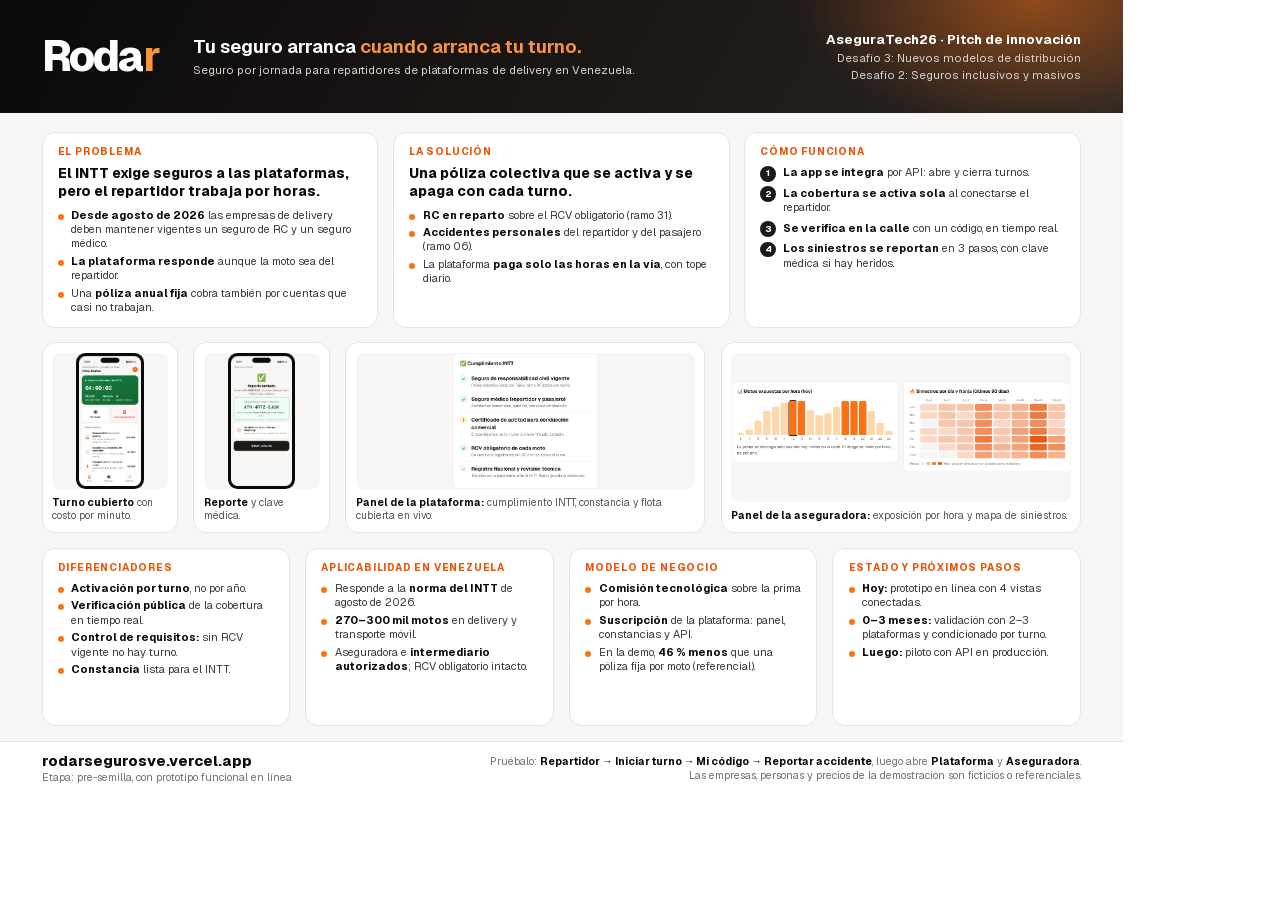
<file: postulacion/lamina.html>
<!DOCTYPE html>
<html lang="es">
<head>
<meta charset="utf-8">
<title>Rodar — Lámina resumen · AseguraTech26</title>
<style>
  @font-face { font-family: Geist; src: url(geist.woff2) format("woff2"); font-weight: 100 900; }
  @page { size: 297mm 210mm; margin: 0; }
  :root { --r50: #fff7ed; --r100: #ffedd5; --r200: #fed7aa; --r400: #fb923c; --r500: #f97316; --r600: #ea580c; --t950: #0c0a09; --t900: #1c1917; --t500: #78716c; --t200: #e7e5e4; }
  * { box-sizing: border-box; margin: 0; padding: 0; }
  html, body { width: 297mm; height: 210mm; }
  body { font-family: Geist, sans-serif; color: var(--t900); -webkit-print-color-adjust: exact; print-color-adjust: exact; font-size: 8.2pt; line-height: 1.32; }
  .hoja { width: 297mm; height: 210mm; display: grid; grid-template-rows: 30mm 1fr 14mm; overflow: hidden; background: #f7f6f4; }
  header { background: radial-gradient(90mm 50mm at 92% 0%, rgba(249,115,22,.5), transparent 70%), linear-gradient(120deg, #0c0a09 0%, #1c1917 60%, #292524 100%); color: #fff; display: flex; align-items: center; padding: 0 11mm; gap: 9mm; }
  .logo { font-size: 32pt; font-weight: 800; letter-spacing: -0.04em; line-height: 1; }
  .logo b { color: var(--r400); }
  .lema { font-size: 14pt; font-weight: 650; line-height: 1.2; }
  .lema span { color: var(--r400); }
  .lema small { display: block; margin-top: 1.5mm; font-size: 8.5pt; font-weight: 400; color: #d6d3d1; }
  .sello { margin-left: auto; text-align: right; font-size: 8.5pt; color: #d6d3d1; line-height: 1.5; }
  .sello b { color: #fff; font-size: 10pt; }
  main { padding: 5mm 11mm 4mm; display: grid; grid-template-columns: 1fr 1fr 1fr; grid-template-rows: auto auto 1fr; gap: 3.8mm; }
  .caja { background: #fff; border-radius: 3.5mm; padding: 3.2mm 4mm; border: 0.3mm solid var(--t200); }
  h2 { font-size: 7.5pt; font-weight: 750; letter-spacing: 0.08em; text-transform: uppercase; color: var(--r600); margin-bottom: 1.8mm; }
  .grande { font-size: 10.4pt; font-weight: 750; line-height: 1.25; color: var(--t950); margin-bottom: 2mm; }
  ul { list-style: none; }
  li { position: relative; padding-left: 3.6mm; margin-top: 0.8mm; color: #3f3a36; }
  li::before { content: ""; position: absolute; left: 0; top: 1.6mm; width: 1.6mm; height: 1.6mm; border-radius: 50%; background: var(--r500); }
  li b { color: var(--t950); }
  ol.pasos { list-style: none; counter-reset: p; }
  ol.pasos li { padding-left: 6mm; margin-top: 1.6mm; }
  ol.pasos li::before { counter-increment: p; content: counter(p); width: 4.2mm; height: 4.2mm; top: 0.1mm; background: var(--t900); color: #fff; font-size: 7pt; font-weight: 700; display: flex; align-items: center; justify-content: center; }
  .capturas { grid-column: 1 / 4; display: grid; grid-template-columns: 0.55fr 0.55fr 1.45fr 1.45fr; gap: 4mm; }
  .captura { background: #fff; border-radius: 3.5mm; border: 0.3mm solid var(--t200); padding: 2.5mm; display: flex; flex-direction: column; }
  .captura .img { flex: 1; border-radius: 2mm; overflow: hidden; background: #f7f6f4; height: 36mm; display: flex; align-items: center; justify-content: center; }
  .captura img { max-width: 100%; max-height: 36mm; display: block; }
  .captura img.tel { border-radius: 2.5mm; border: 0.8mm solid var(--t950); }
  .captura p { margin-top: 2mm; font-size: 7.6pt; color: #57534e; }
  .captura p b { color: var(--t950); }
  .fila3 { grid-column: 1 / 4; display: grid; grid-template-columns: repeat(4, 1fr); gap: 4mm; }
  footer { background: #fff; border-top: 0.3mm solid var(--t200); display: flex; align-items: center; gap: 6mm; padding: 0 11mm; font-size: 8pt; color: var(--t500); }
  footer .url { font-size: 11pt; font-weight: 750; color: var(--t950); }
  footer .demo { margin-left: auto; text-align: right; }
  footer b { color: var(--t950); }
</style>
</head>
<body>
<div class="hoja">
  <header>
    <div class="logo">Roda<b>r</b></div>
    <div class="lema">Tu seguro arranca <span>cuando arranca tu turno.</span>
      <small>Seguro por jornada para repartidores de plataformas de delivery en Venezuela.</small></div>
    <div class="sello"><b>AseguraTech26 · Pitch de innovación</b><br>Desafío 3: Nuevos modelos de distribución<br>Desafío 2: Seguros inclusivos y masivos</div>
  </header>
  <main>
    <div class="caja">
      <h2>El problema</h2>
      <div class="grande">El INTT exige seguros a las plataformas, pero el repartidor trabaja por horas.</div>
      <ul>
        <li><b>Desde agosto de 2026</b> las empresas de delivery deben mantener vigentes un seguro de RC y un seguro médico.</li>
        <li><b>La plataforma responde</b> aunque la moto sea del repartidor.</li>
        <li>Una <b>póliza anual fija</b> cobra también por cuentas que casi no trabajan.</li>
      </ul>
    </div>
    <div class="caja">
      <h2>La solución</h2>
      <div class="grande">Una póliza colectiva que se activa y se apaga con cada turno.</div>
      <ul>
        <li><b>RC en reparto</b> sobre el RCV obligatorio (ramo 31).</li>
        <li><b>Accidentes personales</b> del repartidor y del pasajero (ramo 06).</li>
        <li>La plataforma <b>paga solo las horas en la vía</b>, con tope diario.</li>
      </ul>
    </div>
    <div class="caja">
      <h2>Cómo funciona</h2>
      <ol class="pasos">
        <li><b>La app se integra</b> por API: abre y cierra turnos.</li>
        <li><b>La cobertura se activa sola</b> al conectarse el repartidor.</li>
        <li><b>Se verifica en la calle</b> con un código, en tiempo real.</li>
        <li><b>Los siniestros se reportan</b> en 3 pasos, con clave médica si hay heridos.</li>
      </ol>
    </div>
    <div class="capturas">
      <div class="captura"><div class="img"><img class="tel" src="img/tel-on.png"></div><p><b>Turno cubierto</b> con costo por minuto.</p></div>
      <div class="captura"><div class="img"><img class="tel" src="img/tel-enviado.png"></div><p><b>Reporte</b> y clave médica.</p></div>
      <div class="captura"><div class="img"><img src="img/plat-cumplimiento.png"></div><p><b>Panel de la plataforma:</b> cumplimiento INTT, constancia y flota cubierta en vivo.</p></div>
      <div class="captura"><div class="img"><img src="img/ase-graficos.png"></div><p><b>Panel de la aseguradora:</b> exposición por hora y mapa de siniestros.</p></div>
    </div>
    <div class="fila3">
      <div class="caja">
        <h2>Diferenciadores</h2>
        <ul>
          <li><b>Activación por turno</b>, no por año.</li>
          <li><b>Verificación pública</b> de la cobertura en tiempo real.</li>
          <li><b>Control de requisitos:</b> sin RCV vigente no hay turno.</li>
          <li><b>Constancia</b> lista para el INTT.</li>
        </ul>
      </div>
      <div class="caja">
        <h2>Aplicabilidad en Venezuela</h2>
        <ul>
          <li>Responde a la <b>norma del INTT</b> de agosto de 2026.</li>
          <li><b>270–300 mil motos</b> en delivery y transporte móvil.</li>
          <li>Aseguradora e <b>intermediario autorizados</b>; RCV obligatorio intacto.</li>
        </ul>
      </div>
      <div class="caja">
        <h2>Modelo de negocio</h2>
        <ul>
          <li><b>Comisión tecnológica</b> sobre la prima por hora.</li>
          <li><b>Suscripción</b> de la plataforma: panel, constancias y API.</li>
          <li>En la demo, <b>46 % menos</b> que una póliza fija por moto (referencial).</li>
        </ul>
      </div>
      <div class="caja">
        <h2>Estado y próximos pasos</h2>
        <ul>
          <li><b>Hoy:</b> prototipo en línea con 4 vistas conectadas.</li>
          <li><b>0–3 meses:</b> validación con 2–3 plataformas y condicionado por turno.</li>
          <li><b>Luego:</b> piloto con API en producción.</li>
        </ul>
      </div>
    </div>
  </main>
  <footer>
    <div><div class="url">rodarsegurosve.vercel.app</div>Etapa: pre-semilla, con prototipo funcional en línea</div>
    <div class="demo">Pruébalo: <b>Repartidor → Iniciar turno → Mi código → Reportar accidente</b>, luego abre <b>Plataforma</b> y <b>Aseguradora</b>.<br>Las empresas, personas y precios de la demostración son ficticios o referenciales.</div>
  </footer>
</div>
</body>
</html>
</file>
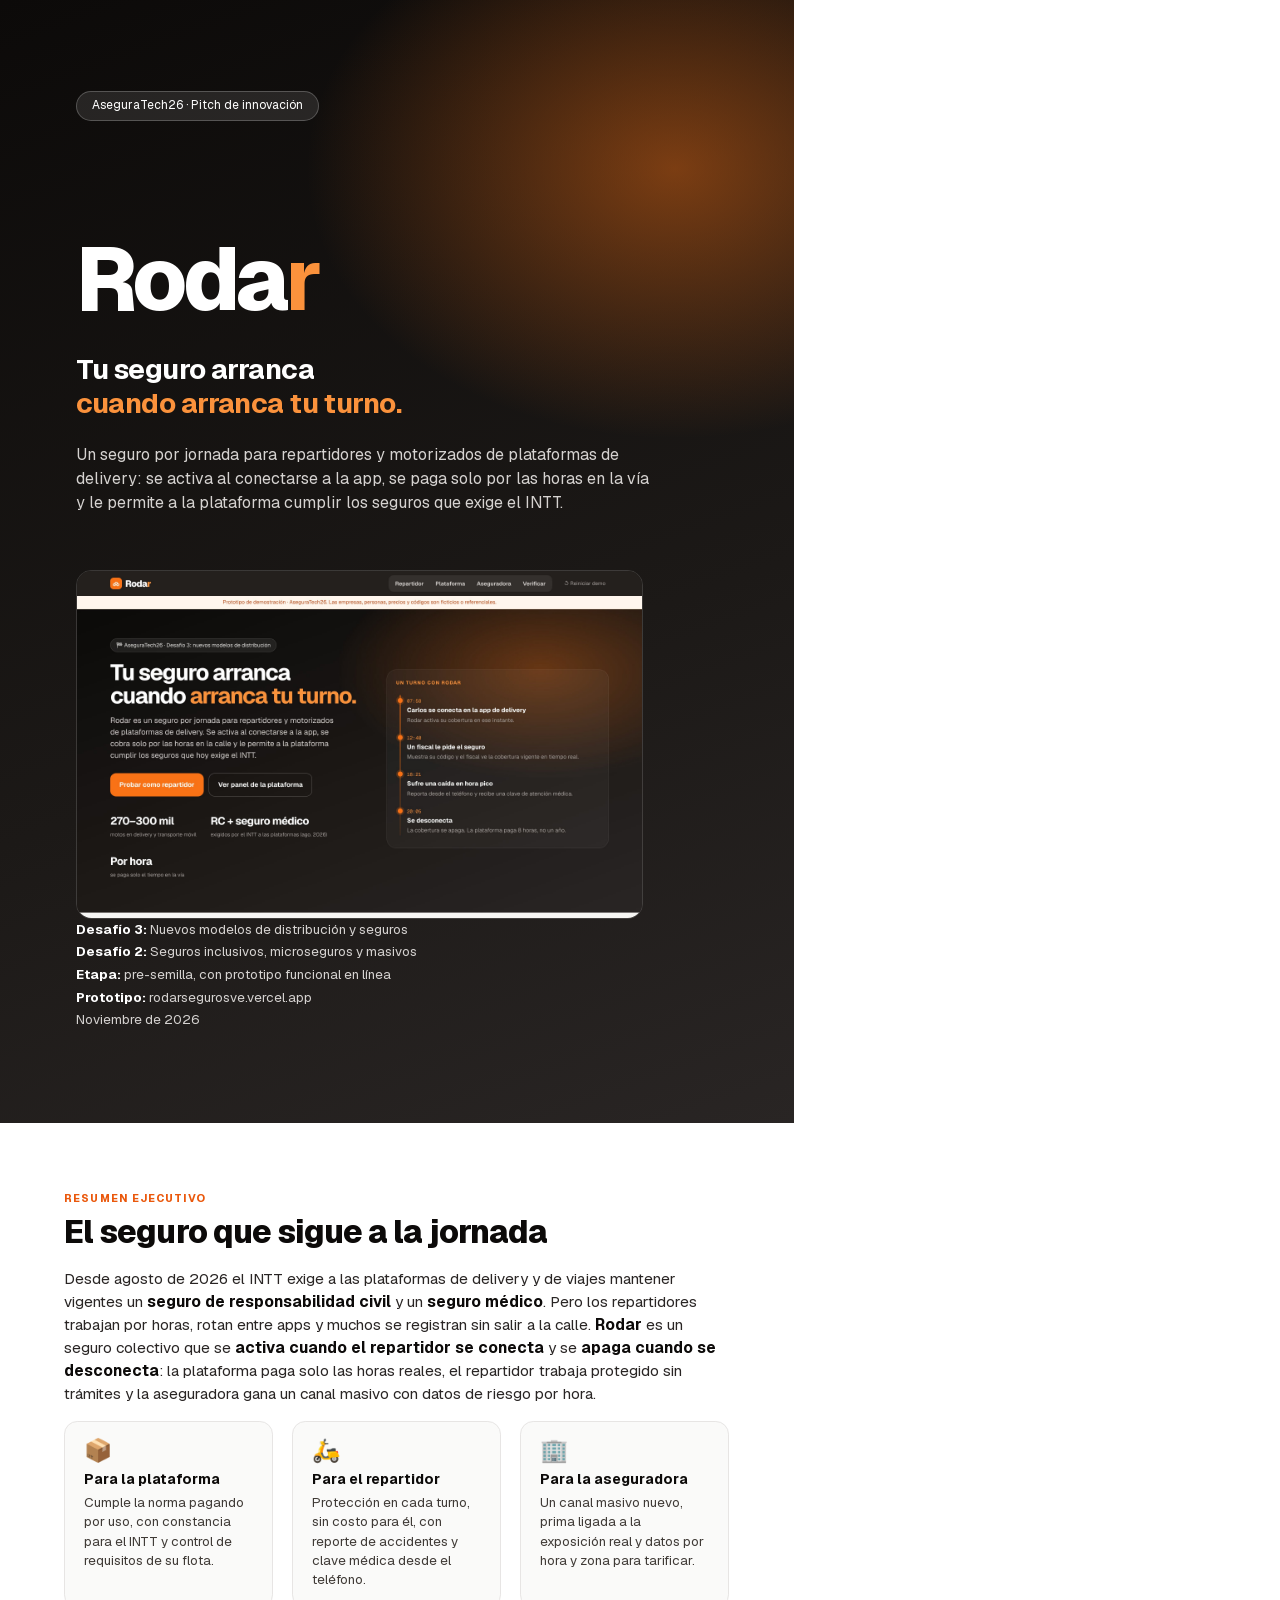
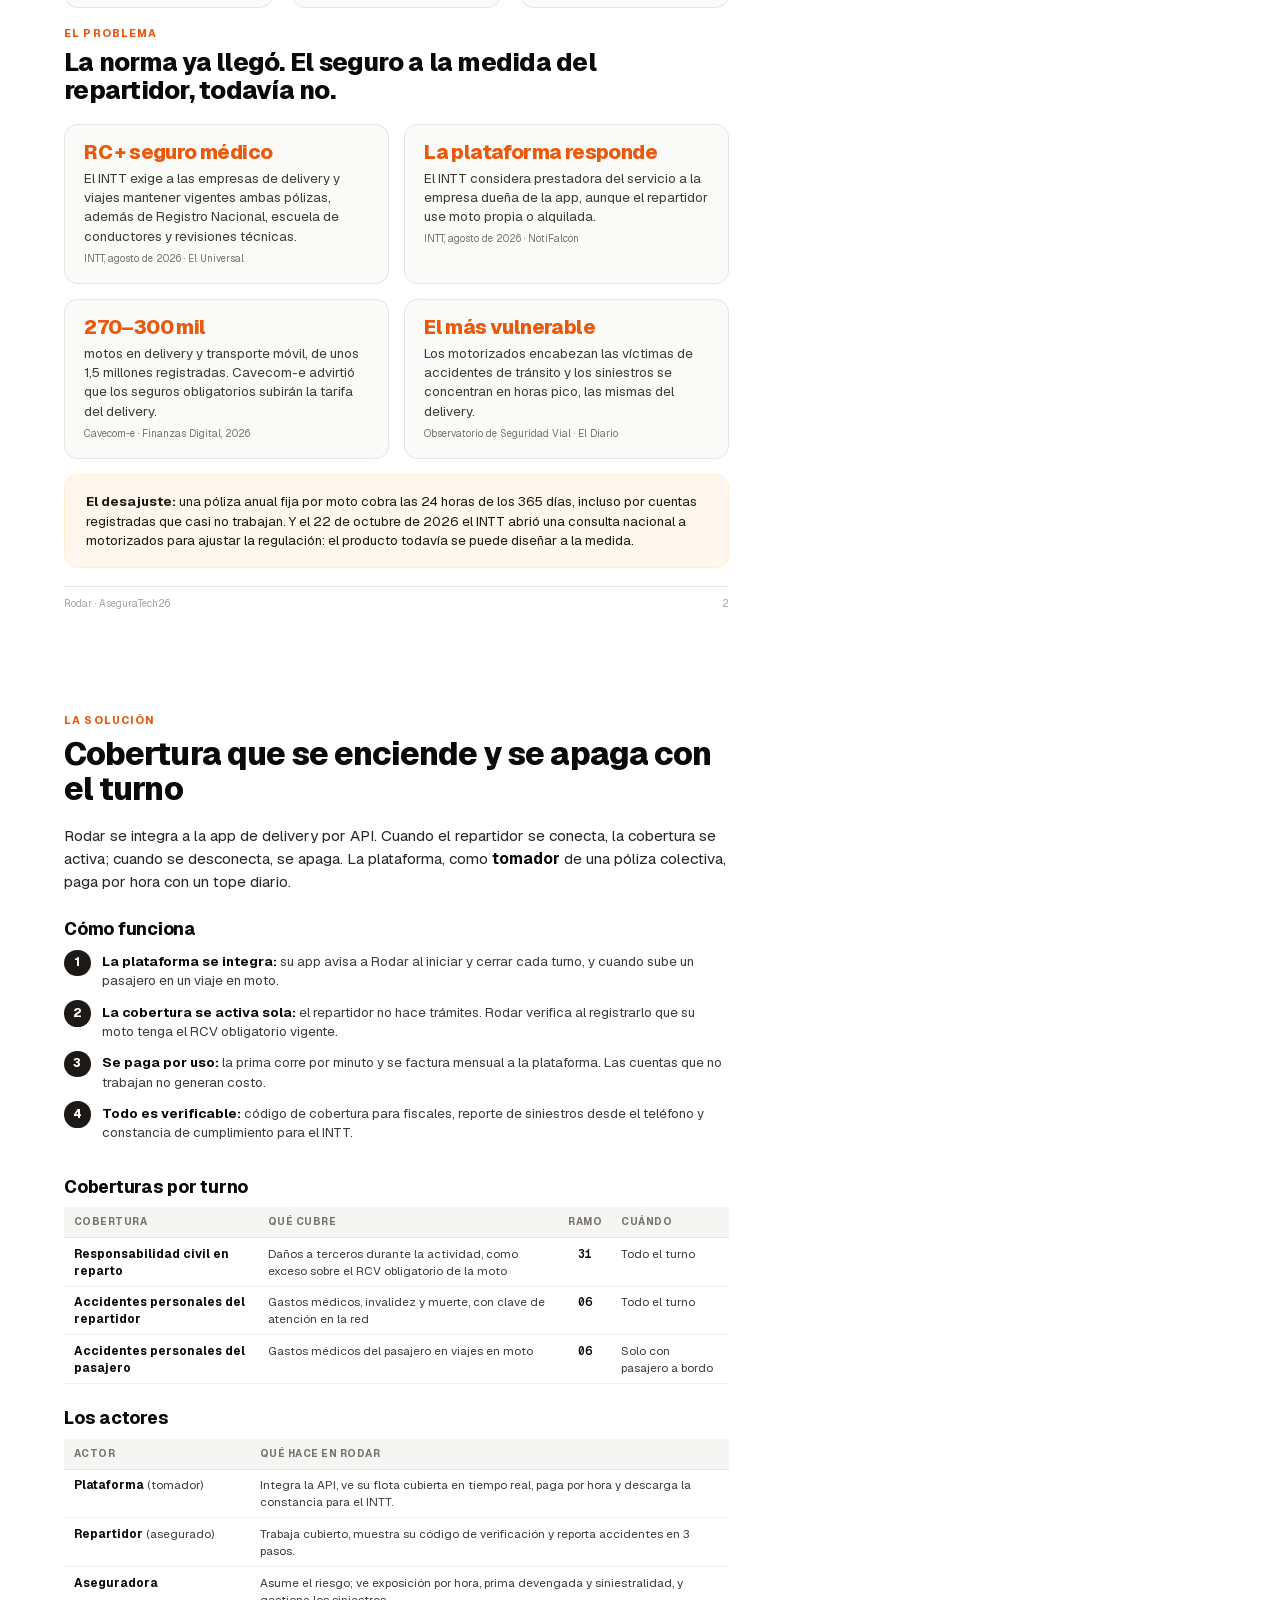
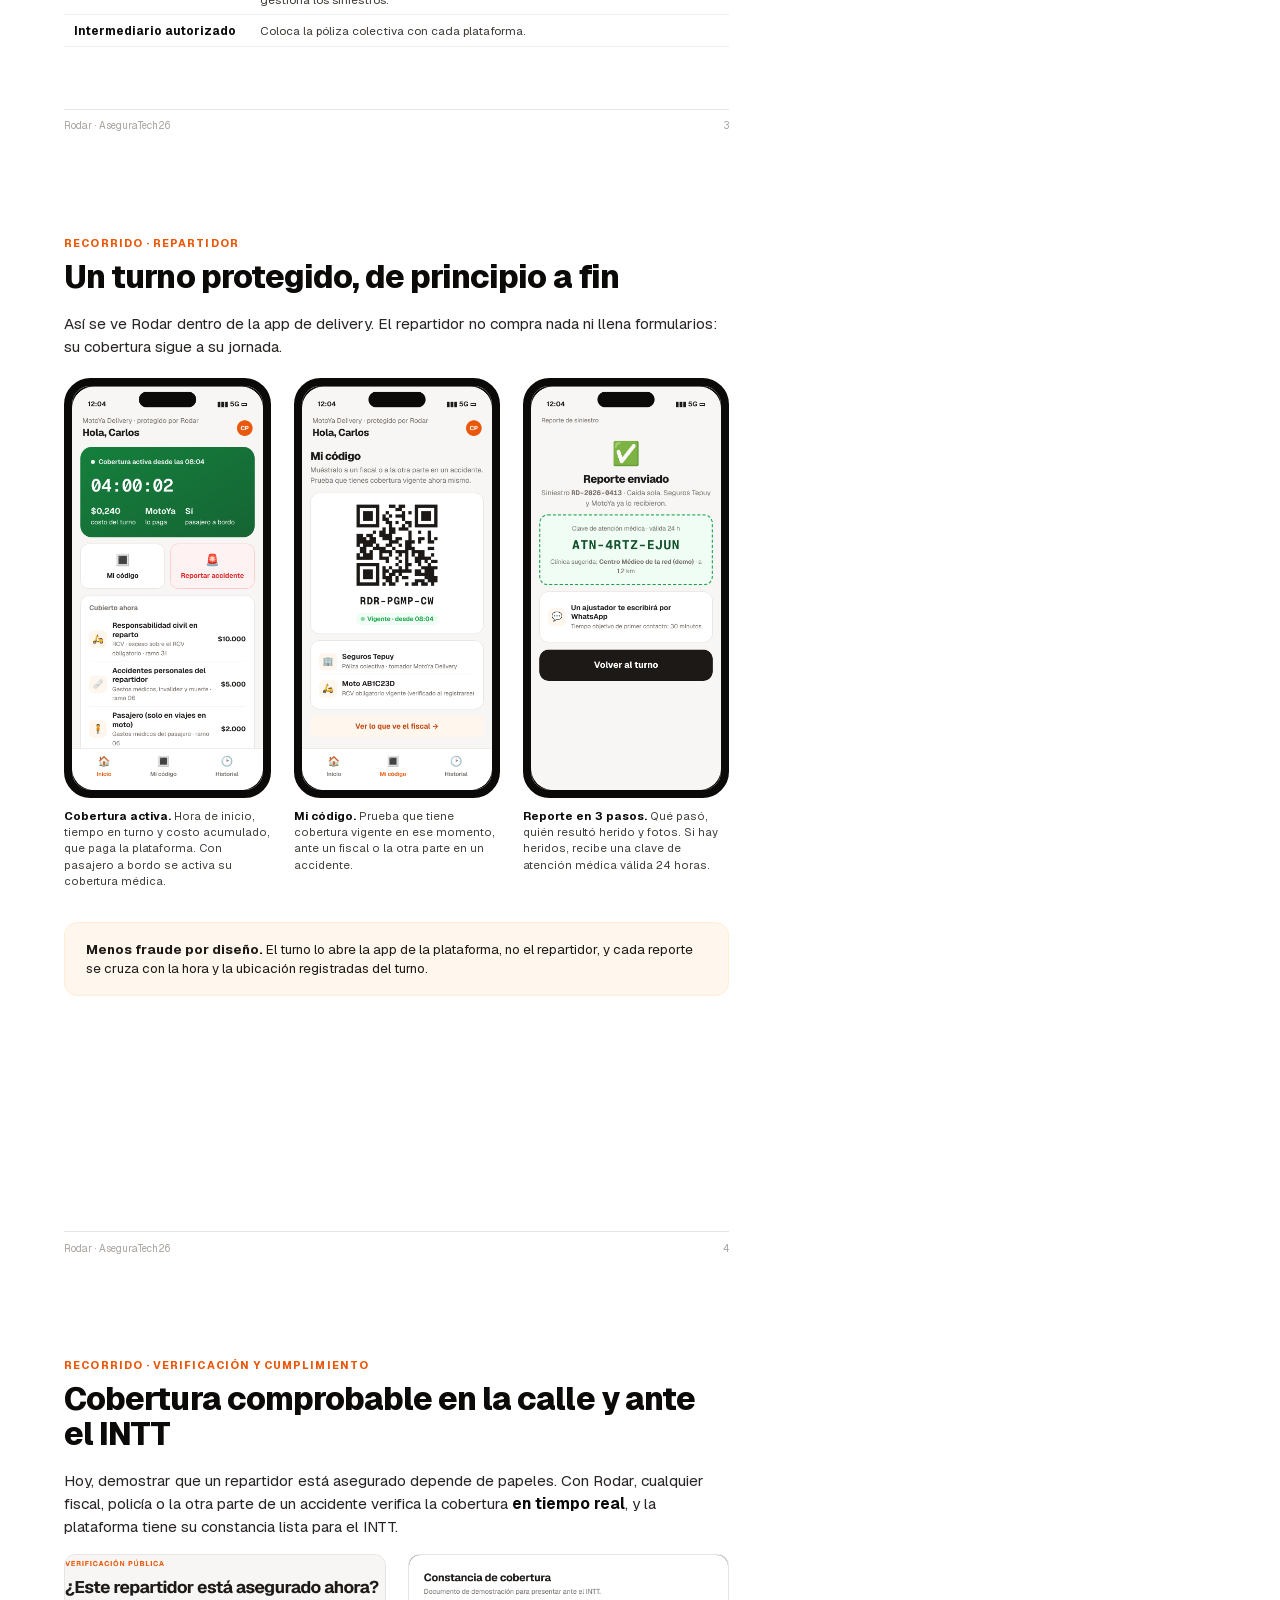
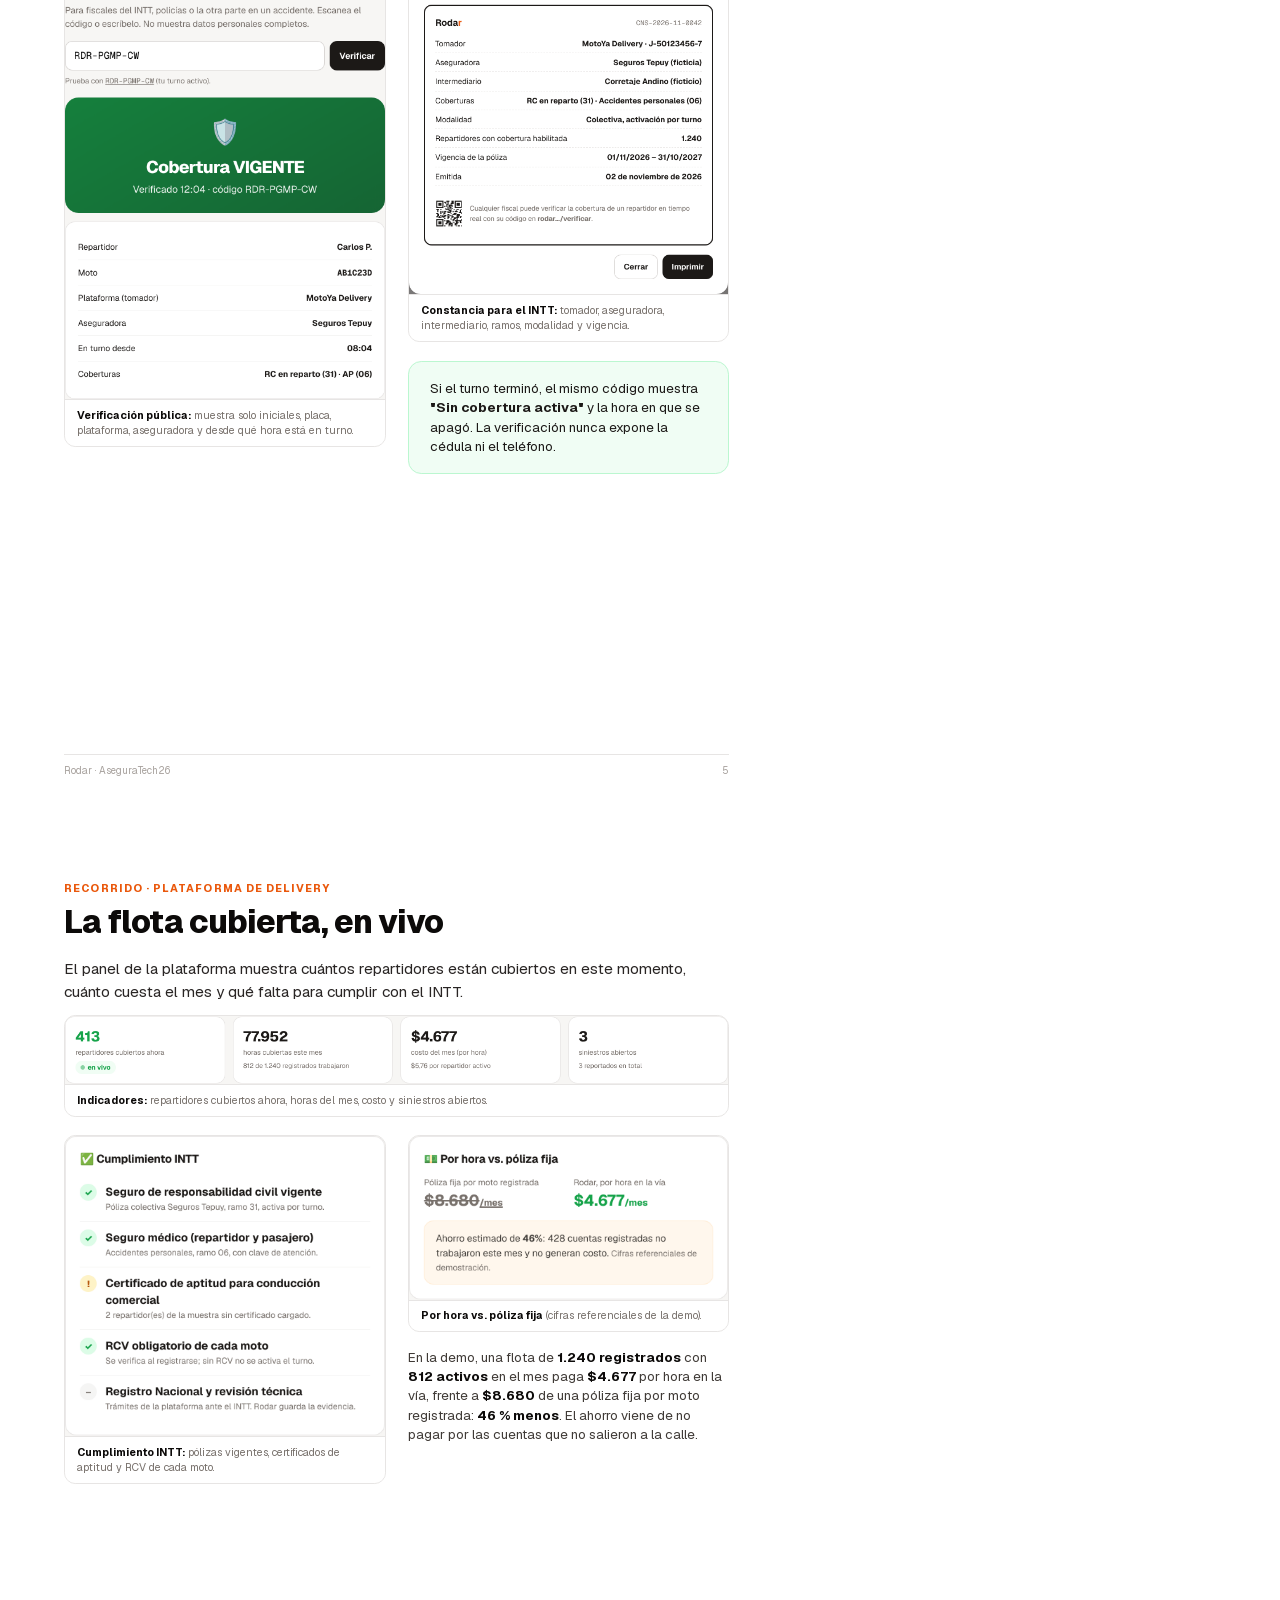
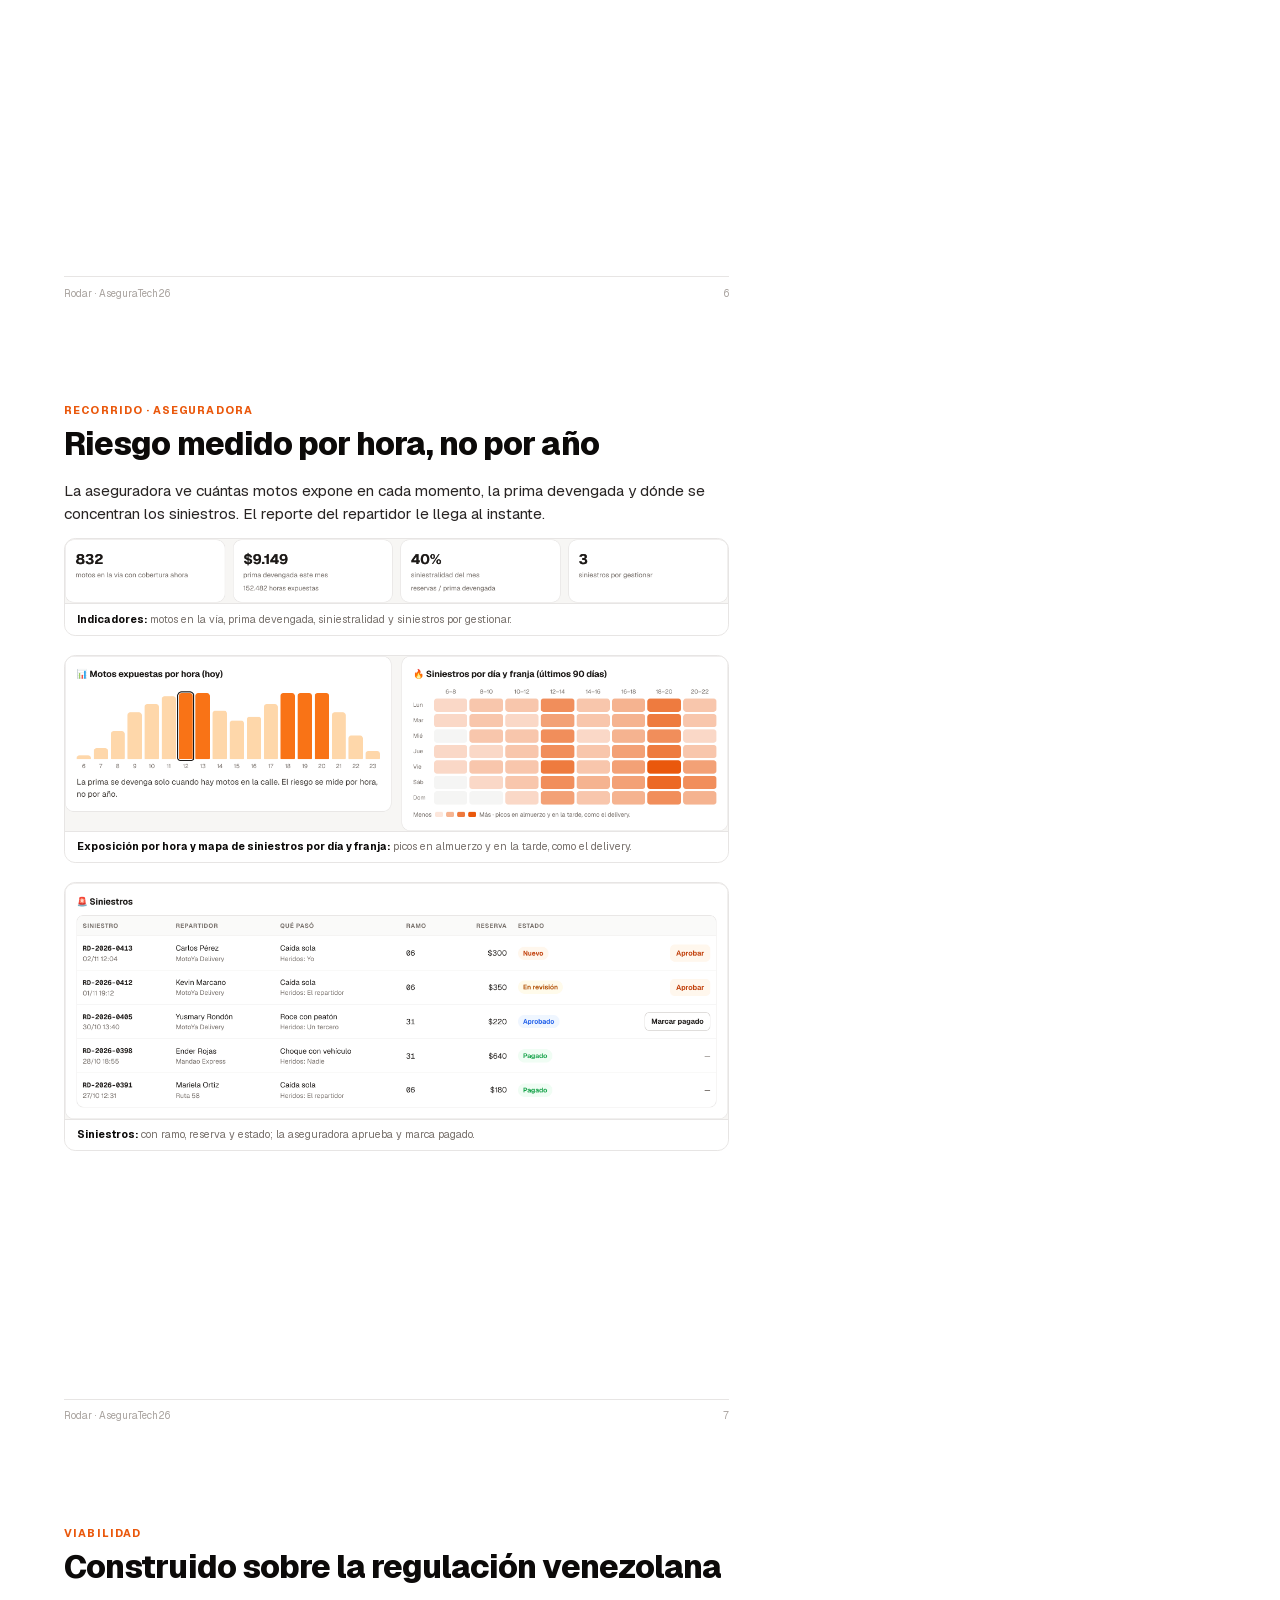
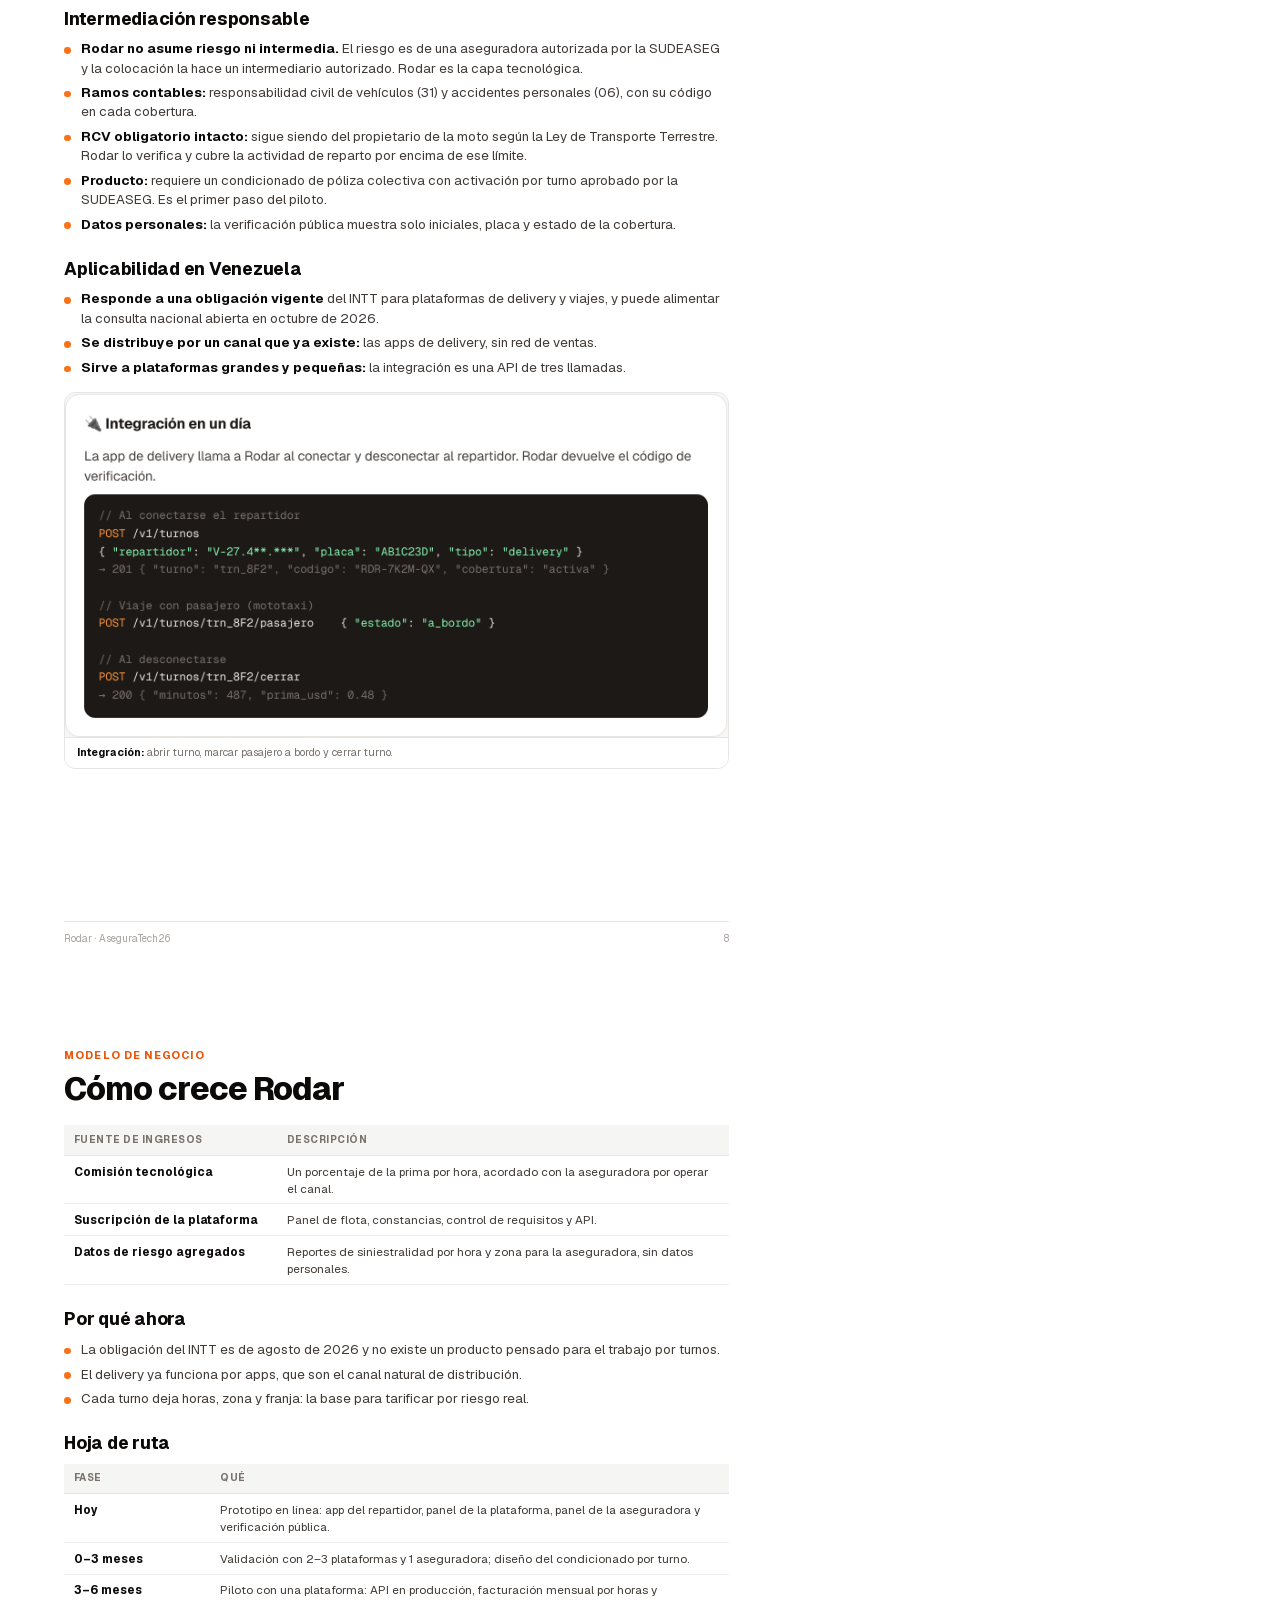
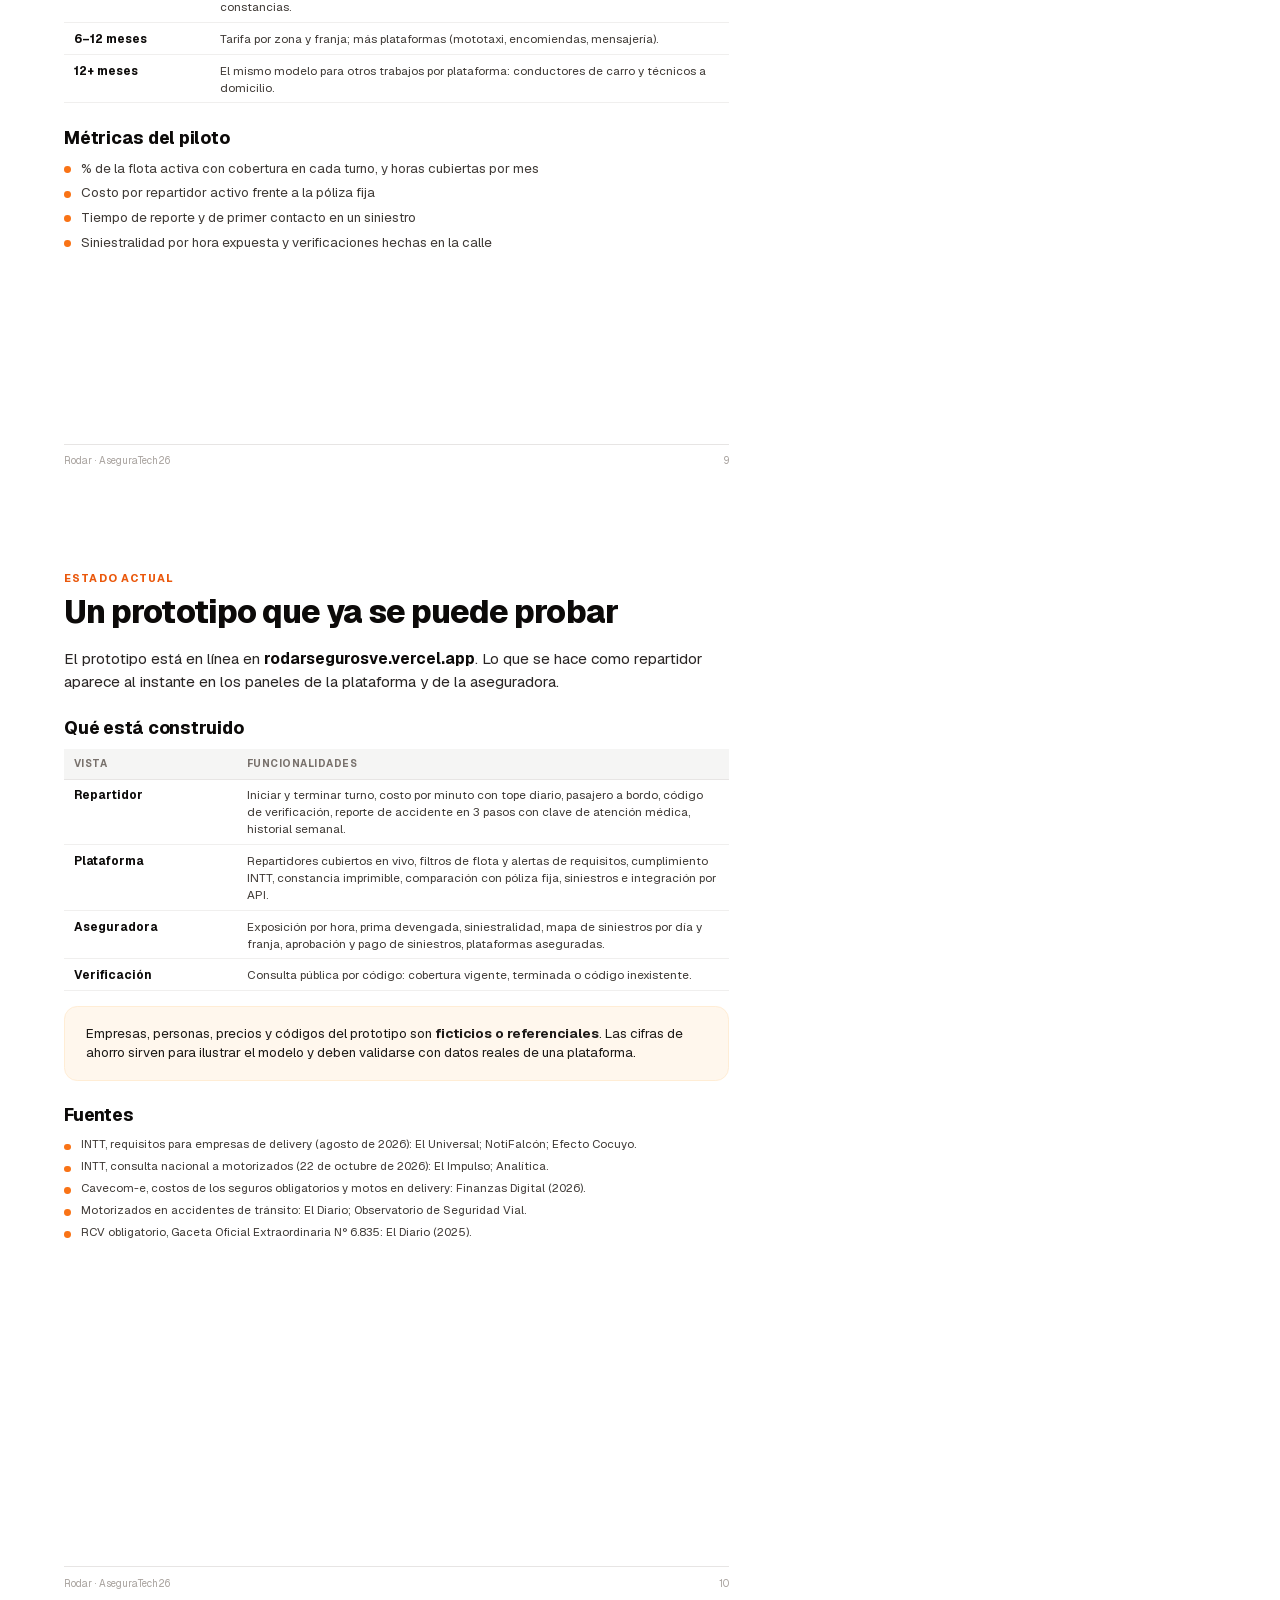
<file: postulacion/principal.html>
<!DOCTYPE html>
<html lang="es">
<head>
<meta charset="utf-8">
<title>Rodar — Propuesta de innovación · AseguraTech26</title>
<style>
  @font-face { font-family: Geist; src: url(geist.woff2) format("woff2"); font-weight: 100 900; }
  @font-face { font-family: GeistMono; src: url(geist-mono.woff2) format("woff2"); font-weight: 100 900; }
  @page { size: 210mm 297mm; margin: 0; }
  :root { --r50: #fff7ed; --r100: #ffedd5; --r200: #fed7aa; --r400: #fb923c; --r500: #f97316; --r600: #ea580c; --r700: #c2410c; --t950: #0c0a09; --t900: #1c1917; --t700: #44403c; --t500: #78716c; --t200: #e7e5e4; --t100: #f5f5f4; --verde: #16a34a; }
  * { box-sizing: border-box; margin: 0; padding: 0; }
  body { font-family: Geist, sans-serif; color: var(--t900); font-size: 10pt; line-height: 1.45; -webkit-print-color-adjust: exact; print-color-adjust: exact; }
  .pagina { width: 210mm; height: 297mm; position: relative; overflow: hidden; page-break-after: always; padding: 18mm 17mm 20mm; background: #fff; }
  .pagina:last-child { page-break-after: auto; }
  .pie { position: absolute; left: 17mm; right: 17mm; bottom: 9mm; display: flex; justify-content: space-between; font-size: 7.5pt; color: #a8a29e; border-top: 0.3mm solid var(--t200); padding-top: 2.5mm; }
  .seccion { font-size: 8pt; font-weight: 750; letter-spacing: 0.1em; text-transform: uppercase; color: var(--r600); }
  h1 { font-size: 24pt; font-weight: 800; letter-spacing: -0.03em; line-height: 1.1; color: var(--t950); margin: 2mm 0 5mm; }
  h2 { font-size: 13pt; font-weight: 750; letter-spacing: -0.015em; color: var(--t950); margin: 6mm 0 2mm; }
  h3 { font-size: 10.5pt; font-weight: 700; color: var(--t950); margin-bottom: 1mm; }
  p { color: #3f3a36; margin-bottom: 2.5mm; }
  p b, li b, td b { color: var(--t950); }
  .intro { font-size: 11.5pt; line-height: 1.5; color: #292524; }
  ul { list-style: none; margin-bottom: 3mm; }
  li { position: relative; padding-left: 4.5mm; margin-top: 1.4mm; color: #3f3a36; }
  li::before { content: ""; position: absolute; left: 0; top: 2mm; width: 1.8mm; height: 1.8mm; border-radius: 50%; background: var(--r500); }
  .cols { display: grid; grid-template-columns: 1fr 1fr; gap: 6mm; }
  .cols3 { display: grid; grid-template-columns: 1fr 1fr 1fr; gap: 5mm; }
  .tarjeta { border: 0.3mm solid var(--t200); border-radius: 3.5mm; padding: 4.5mm 5mm; background: #fafaf9; }
  .tarjeta .ic { font-size: 17pt; line-height: 1; margin-bottom: 2mm; }
  .tarjeta .dato { font-size: 15pt; font-weight: 800; letter-spacing: -0.03em; color: var(--r600); line-height: 1.05; margin-bottom: 1.5mm; }
  .fuente { font-size: 7.5pt; color: var(--t500); margin-top: 1.5mm; }
  .destacado { background: var(--r50); border: 0.3mm solid var(--r100); border-radius: 3.5mm; padding: 4.5mm 5.5mm; margin: 4mm 0; }
  .destacado.verde { background: #f0fdf4; border-color: #bbf7d0; }
  figure { border: 0.3mm solid var(--t200); border-radius: 3mm; overflow: hidden; background: #f7f6f4; }
  figure img { display: block; width: 100%; }
  figcaption { font-size: 8pt; color: var(--t500); padding: 2mm 3mm; background: #fff; border-top: 0.3mm solid var(--t200); }
  figcaption b { color: var(--t950); }
  .tel { text-align: center; }
  .tel img { width: 100%; border-radius: 7mm; border: 2.2mm solid var(--t950); display: block; }
  .tel p { font-size: 8.5pt; margin-top: 2.5mm; color: var(--t700); text-align: left; }
  .paso { display: flex; gap: 3mm; align-items: baseline; }
  .num { flex: 0 0 auto; width: 7mm; height: 7mm; border-radius: 50%; background: var(--t900); color: #fff; font-weight: 750; font-size: 9pt; display: inline-flex; align-items: center; justify-content: center; }
  table { width: 100%; border-collapse: collapse; font-size: 8.8pt; margin: 2mm 0 3mm; }
  th { text-align: left; font-size: 7.5pt; letter-spacing: 0.05em; text-transform: uppercase; color: var(--t500); background: var(--t100); padding: 2mm 2.5mm; border-bottom: 0.3mm solid var(--t200); }
  td { padding: 1.8mm 2.5mm; border-bottom: 0.3mm solid #f0efee; color: #3f3a36; vertical-align: top; }
  td.cod { font-family: GeistMono, monospace; text-align: center; color: var(--t950); font-weight: 600; }
  .mono { font-family: GeistMono, monospace; }
  .tl { position: relative; padding-left: 7mm; }
  .tl::before { content: ""; position: absolute; left: 2.2mm; top: 2mm; bottom: 2mm; width: 0.5mm; background: var(--r200); }
  .tl .it { position: relative; margin-bottom: 3mm; }
  .tl .it::before { content: ""; position: absolute; left: -6.3mm; top: 1.2mm; width: 3mm; height: 3mm; border-radius: 50%; background: var(--r500); }
  .tl .h { font-family: GeistMono, monospace; font-size: 8pt; color: var(--r600); }

  .portada { background: radial-gradient(150mm 110mm at 85% 15%, rgba(249,115,22,.45) 0%, transparent 65%), linear-gradient(160deg, #0c0a09 0%, #1c1917 60%, #292524 100%); color: #fff; padding: 24mm 20mm; display: flex; flex-direction: column; }
  .portada .logo { font-size: 66pt; font-weight: 800; letter-spacing: -0.045em; line-height: 1; margin-top: 30mm; }
  .portada .logo b { color: var(--r400); }
  .portada .lema { font-size: 21pt; font-weight: 700; line-height: 1.2; margin-top: 8mm; letter-spacing: -0.02em; }
  .portada .lema span { color: var(--r400); }
  .portada .sub { font-size: 12pt; color: #d6d3d1; margin-top: 6mm; line-height: 1.5; max-width: 155mm; }
  .portada .datos { margin-top: auto; font-size: 10pt; color: #d6d3d1; line-height: 1.7; }
  .portada .datos b { color: #fff; }
  .portada .vista { margin-top: 12mm; border-radius: 4mm; overflow: hidden; border: 0.4mm solid rgba(255,255,255,.15); width: 150mm; }
  .portada .vista img { width: 100%; display: block; }
  .chip { display: inline-block; align-self: flex-start; padding: 1.5mm 4mm; border-radius: 99px; background: rgba(255,255,255,0.1); border: 0.3mm solid rgba(255,255,255,0.22); font-size: 9pt; color: #fff; }
</style>
</head>
<body>

<!-- 1. Portada -->
<section class="pagina portada">
  <span class="chip">AseguraTech26 · Pitch de innovación</span>
  <div class="logo">Roda<b>r</b></div>
  <div class="lema">Tu seguro arranca<br><span>cuando arranca tu turno.</span></div>
  <p class="sub">Un seguro por jornada para repartidores y motorizados de plataformas de delivery: se activa al conectarse a la app, se paga solo por las horas en la vía y le permite a la plataforma cumplir los seguros que exige el INTT.</p>
  <div class="vista"><img src="img/landing.jpg" alt=""></div>
  <div class="datos">
    <b>Desafío 3:</b> Nuevos modelos de distribución y seguros<br>
    <b>Desafío 2:</b> Seguros inclusivos, microseguros y masivos<br>
    <b>Etapa:</b> pre-semilla, con prototipo funcional en línea<br>
    <b>Prototipo:</b> rodarsegurosve.vercel.app<br>
    Noviembre de 2026
  </div>
</section>

<!-- 2. Resumen y problema -->
<section class="pagina">
  <div class="seccion">Resumen ejecutivo</div>
  <h1>El seguro que sigue a la jornada</h1>
  <p class="intro">Desde agosto de 2026 el INTT exige a las plataformas de delivery y de viajes mantener vigentes un <b>seguro de responsabilidad civil</b> y un <b>seguro médico</b>. Pero los repartidores trabajan por horas, rotan entre apps y muchos se registran sin salir a la calle. <b>Rodar</b> es un seguro colectivo que se <b>activa cuando el repartidor se conecta</b> y se <b>apaga cuando se desconecta</b>: la plataforma paga solo las horas reales, el repartidor trabaja protegido sin trámites y la aseguradora gana un canal masivo con datos de riesgo por hora.</p>
  <div class="cols3" style="margin:4mm 0">
    <div class="tarjeta"><div class="ic">📦</div><h3>Para la plataforma</h3><p style="margin:0">Cumple la norma pagando por uso, con constancia para el INTT y control de requisitos de su flota.</p></div>
    <div class="tarjeta"><div class="ic">🛵</div><h3>Para el repartidor</h3><p style="margin:0">Protección en cada turno, sin costo para él, con reporte de accidentes y clave médica desde el teléfono.</p></div>
    <div class="tarjeta"><div class="ic">🏢</div><h3>Para la aseguradora</h3><p style="margin:0">Un canal masivo nuevo, prima ligada a la exposición real y datos por hora y zona para tarificar.</p></div>
  </div>

  <div class="seccion" style="margin-top:5mm">El problema</div>
  <h1 style="font-size:19pt">La norma ya llegó. El seguro a la medida del repartidor, todavía no.</h1>
  <div class="cols" style="gap:4mm">
    <div class="tarjeta"><div class="dato">RC + seguro médico</div><p style="margin:0">El INTT exige a las empresas de delivery y viajes mantener vigentes ambas pólizas, además de Registro Nacional, escuela de conductores y revisiones técnicas.</p><div class="fuente">INTT, agosto de 2026 · El Universal</div></div>
    <div class="tarjeta"><div class="dato">La plataforma responde</div><p style="margin:0">El INTT considera prestadora del servicio a la empresa dueña de la app, aunque el repartidor use moto propia o alquilada.</p><div class="fuente">INTT, agosto de 2026 · NotiFalcón</div></div>
    <div class="tarjeta"><div class="dato">270–300 mil</div><p style="margin:0">motos en delivery y transporte móvil, de unos 1,5 millones registradas. Cavecom-e advirtió que los seguros obligatorios subirán la tarifa del delivery.</p><div class="fuente">Cavecom-e · Finanzas Digital, 2026</div></div>
    <div class="tarjeta"><div class="dato">El más vulnerable</div><p style="margin:0">Los motorizados encabezan las víctimas de accidentes de tránsito y los siniestros se concentran en horas pico, las mismas del delivery.</p><div class="fuente">Observatorio de Seguridad Vial · El Diario</div></div>
  </div>
  <div class="destacado"><b>El desajuste:</b> una póliza anual fija por moto cobra las 24 horas de los 365 días, incluso por cuentas registradas que casi no trabajan. Y el 22 de octubre de 2026 el INTT abrió una consulta nacional a motorizados para ajustar la regulación: el producto todavía se puede diseñar a la medida.</div>
  <div class="pie"><span>Rodar · AseguraTech26</span><span>2</span></div>
</section>

<!-- 3. Solución -->
<section class="pagina">
  <div class="seccion">La solución</div>
  <h1>Cobertura que se enciende y se apaga con el turno</h1>
  <p class="intro">Rodar se integra a la app de delivery por API. Cuando el repartidor se conecta, la cobertura se activa; cuando se desconecta, se apaga. La plataforma, como <b>tomador</b> de una póliza colectiva, paga por hora con un tope diario.</p>

  <h2>Cómo funciona</h2>
  <div class="paso"><span class="num">1</span><p><b>La plataforma se integra:</b> su app avisa a Rodar al iniciar y cerrar cada turno, y cuando sube un pasajero en un viaje en moto.</p></div>
  <div class="paso"><span class="num">2</span><p><b>La cobertura se activa sola:</b> el repartidor no hace trámites. Rodar verifica al registrarlo que su moto tenga el RCV obligatorio vigente.</p></div>
  <div class="paso"><span class="num">3</span><p><b>Se paga por uso:</b> la prima corre por minuto y se factura mensual a la plataforma. Las cuentas que no trabajan no generan costo.</p></div>
  <div class="paso"><span class="num">4</span><p><b>Todo es verificable:</b> código de cobertura para fiscales, reporte de siniestros desde el teléfono y constancia de cumplimiento para el INTT.</p></div>

  <h2>Coberturas por turno</h2>
  <table>
    <tr><th>Cobertura</th><th>Qué cubre</th><th style="text-align:center">Ramo</th><th>Cuándo</th></tr>
    <tr><td><b>Responsabilidad civil en reparto</b></td><td>Daños a terceros durante la actividad, como exceso sobre el RCV obligatorio de la moto</td><td class="cod">31</td><td>Todo el turno</td></tr>
    <tr><td><b>Accidentes personales del repartidor</b></td><td>Gastos médicos, invalidez y muerte, con clave de atención en la red</td><td class="cod">06</td><td>Todo el turno</td></tr>
    <tr><td><b>Accidentes personales del pasajero</b></td><td>Gastos médicos del pasajero en viajes en moto</td><td class="cod">06</td><td>Solo con pasajero a bordo</td></tr>
  </table>

  <h2>Los actores</h2>
  <table>
    <tr><th style="width:28%">Actor</th><th>Qué hace en Rodar</th></tr>
    <tr><td><b>Plataforma</b> (tomador)</td><td>Integra la API, ve su flota cubierta en tiempo real, paga por hora y descarga la constancia para el INTT.</td></tr>
    <tr><td><b>Repartidor</b> (asegurado)</td><td>Trabaja cubierto, muestra su código de verificación y reporta accidentes en 3 pasos.</td></tr>
    <tr><td><b>Aseguradora</b></td><td>Asume el riesgo; ve exposición por hora, prima devengada y siniestralidad, y gestiona los siniestros.</td></tr>
    <tr><td><b>Intermediario autorizado</b></td><td>Coloca la póliza colectiva con cada plataforma.</td></tr>
  </table>
  <div class="pie"><span>Rodar · AseguraTech26</span><span>3</span></div>
</section>

<!-- 4. Repartidor -->
<section class="pagina">
  <div class="seccion">Recorrido · Repartidor</div>
  <h1>Un turno protegido, de principio a fin</h1>
  <p class="intro">Así se ve Rodar dentro de la app de delivery. El repartidor no compra nada ni llena formularios: su cobertura sigue a su jornada.</p>
  <div class="cols3" style="margin-top:5mm;gap:6mm">
    <div class="tel"><img src="img/tel-on.png" alt=""><p><b>Cobertura activa.</b> Hora de inicio, tiempo en turno y costo acumulado, que paga la plataforma. Con pasajero a bordo se activa su cobertura médica.</p></div>
    <div class="tel"><img src="img/tel-codigo.png" alt=""><p><b>Mi código.</b> Prueba que tiene cobertura vigente en ese momento, ante un fiscal o la otra parte en un accidente.</p></div>
    <div class="tel"><img src="img/tel-enviado.png" alt=""><p><b>Reporte en 3 pasos.</b> Qué pasó, quién resultó herido y fotos. Si hay heridos, recibe una clave de atención médica válida 24 horas.</p></div>
  </div>
  <div class="destacado" style="margin-top:6mm"><b>Menos fraude por diseño.</b> El turno lo abre la app de la plataforma, no el repartidor, y cada reporte se cruza con la hora y la ubicación registradas del turno.</div>
  <div class="pie"><span>Rodar · AseguraTech26</span><span>4</span></div>
</section>

<!-- 5. Verificación y constancia -->
<section class="pagina">
  <div class="seccion">Recorrido · Verificación y cumplimiento</div>
  <h1>Cobertura comprobable en la calle y ante el INTT</h1>
  <p class="intro">Hoy, demostrar que un repartidor está asegurado depende de papeles. Con Rodar, cualquier fiscal, policía o la otra parte de un accidente verifica la cobertura <b>en tiempo real</b>, y la plataforma tiene su constancia lista para el INTT.</p>
  <div class="cols" style="margin-top:4mm;align-items:start">
    <figure><img src="img/verificar.png" alt=""><figcaption><b>Verificación pública:</b> muestra solo iniciales, placa, plataforma, aseguradora y desde qué hora está en turno.</figcaption></figure>
    <div>
      <figure><img src="img/plat-constancia.png" alt=""><figcaption><b>Constancia para el INTT:</b> tomador, aseguradora, intermediario, ramos, modalidad y vigencia.</figcaption></figure>
      <div class="destacado verde" style="margin-top:5mm">Si el turno terminó, el mismo código muestra <b>"Sin cobertura activa"</b> y la hora en que se apagó. La verificación nunca expone la cédula ni el teléfono.</div>
    </div>
  </div>
  <div class="pie"><span>Rodar · AseguraTech26</span><span>5</span></div>
</section>

<!-- 6. Plataforma -->
<section class="pagina">
  <div class="seccion">Recorrido · Plataforma de delivery</div>
  <h1>La flota cubierta, en vivo</h1>
  <p class="intro">El panel de la plataforma muestra cuántos repartidores están cubiertos en este momento, cuánto cuesta el mes y qué falta para cumplir con el INTT.</p>
  <figure style="margin-top:3mm"><img src="img/plat-kpis.png" alt=""><figcaption><b>Indicadores:</b> repartidores cubiertos ahora, horas del mes, costo y siniestros abiertos.</figcaption></figure>
  <div class="cols" style="margin-top:5mm;align-items:start">
    <figure><img src="img/plat-cumplimiento.png" alt=""><figcaption><b>Cumplimiento INTT:</b> pólizas vigentes, certificados de aptitud y RCV de cada moto.</figcaption></figure>
    <div>
      <figure><img src="img/plat-ahorro.png" alt=""><figcaption><b>Por hora vs. póliza fija</b> (cifras referenciales de la demo).</figcaption></figure>
      <p style="margin-top:4mm">En la demo, una flota de <b>1.240 registrados</b> con <b>812 activos</b> en el mes paga <b>$4.677</b> por hora en la vía, frente a <b>$8.680</b> de una póliza fija por moto registrada: <b>46 % menos</b>. El ahorro viene de no pagar por las cuentas que no salieron a la calle.</p>
    </div>
  </div>
  <div class="pie"><span>Rodar · AseguraTech26</span><span>6</span></div>
</section>

<!-- 7. Aseguradora -->
<section class="pagina">
  <div class="seccion">Recorrido · Aseguradora</div>
  <h1>Riesgo medido por hora, no por año</h1>
  <p class="intro">La aseguradora ve cuántas motos expone en cada momento, la prima devengada y dónde se concentran los siniestros. El reporte del repartidor le llega al instante.</p>
  <figure style="margin-top:3mm"><img src="img/ase-kpis.png" alt=""><figcaption><b>Indicadores:</b> motos en la vía, prima devengada, siniestralidad y siniestros por gestionar.</figcaption></figure>
  <figure style="margin-top:5mm"><img src="img/ase-graficos.png" alt=""><figcaption><b>Exposición por hora y mapa de siniestros por día y franja:</b> picos en almuerzo y en la tarde, como el delivery.</figcaption></figure>
  <figure style="margin-top:5mm"><img src="img/ase-siniestros.png" alt=""><figcaption><b>Siniestros:</b> con ramo, reserva y estado; la aseguradora aprueba y marca pagado.</figcaption></figure>
  <div class="pie"><span>Rodar · AseguraTech26</span><span>7</span></div>
</section>

<!-- 8. Regulación -->
<section class="pagina">
  <div class="seccion">Viabilidad</div>
  <h1>Construido sobre la regulación venezolana</h1>
  <h2>Intermediación responsable</h2>
  <ul>
    <li><b>Rodar no asume riesgo ni intermedia.</b> El riesgo es de una aseguradora autorizada por la SUDEASEG y la colocación la hace un intermediario autorizado. Rodar es la capa tecnológica.</li>
    <li><b>Ramos contables:</b> responsabilidad civil de vehículos (31) y accidentes personales (06), con su código en cada cobertura.</li>
    <li><b>RCV obligatorio intacto:</b> sigue siendo del propietario de la moto según la Ley de Transporte Terrestre. Rodar lo verifica y cubre la actividad de reparto por encima de ese límite.</li>
    <li><b>Producto:</b> requiere un condicionado de póliza colectiva con activación por turno aprobado por la SUDEASEG. Es el primer paso del piloto.</li>
    <li><b>Datos personales:</b> la verificación pública muestra solo iniciales, placa y estado de la cobertura.</li>
  </ul>
  <h2>Aplicabilidad en Venezuela</h2>
  <ul>
    <li><b>Responde a una obligación vigente</b> del INTT para plataformas de delivery y viajes, y puede alimentar la consulta nacional abierta en octubre de 2026.</li>
    <li><b>Se distribuye por un canal que ya existe:</b> las apps de delivery, sin red de ventas.</li>
    <li><b>Sirve a plataformas grandes y pequeñas:</b> la integración es una API de tres llamadas.</li>
  </ul>
  <figure style="margin-top:4mm"><img src="img/plat-api.png" alt=""><figcaption><b>Integración:</b> abrir turno, marcar pasajero a bordo y cerrar turno.</figcaption></figure>
  <div class="pie"><span>Rodar · AseguraTech26</span><span>8</span></div>
</section>

<!-- 9. Negocio y ruta -->
<section class="pagina">
  <div class="seccion">Modelo de negocio</div>
  <h1>Cómo crece Rodar</h1>
  <table>
    <tr><th style="width:32%">Fuente de ingresos</th><th>Descripción</th></tr>
    <tr><td><b>Comisión tecnológica</b></td><td>Un porcentaje de la prima por hora, acordado con la aseguradora por operar el canal.</td></tr>
    <tr><td><b>Suscripción de la plataforma</b></td><td>Panel de flota, constancias, control de requisitos y API.</td></tr>
    <tr><td><b>Datos de riesgo agregados</b></td><td>Reportes de siniestralidad por hora y zona para la aseguradora, sin datos personales.</td></tr>
  </table>
  <h2>Por qué ahora</h2>
  <ul>
    <li>La obligación del INTT es de agosto de 2026 y no existe un producto pensado para el trabajo por turnos.</li>
    <li>El delivery ya funciona por apps, que son el canal natural de distribución.</li>
    <li>Cada turno deja horas, zona y franja: la base para tarificar por riesgo real.</li>
  </ul>
  <h2>Hoja de ruta</h2>
  <table>
    <tr><th style="width:22%">Fase</th><th>Qué</th></tr>
    <tr><td><b>Hoy</b></td><td>Prototipo en línea: app del repartidor, panel de la plataforma, panel de la aseguradora y verificación pública.</td></tr>
    <tr><td><b>0–3 meses</b></td><td>Validación con 2–3 plataformas y 1 aseguradora; diseño del condicionado por turno.</td></tr>
    <tr><td><b>3–6 meses</b></td><td>Piloto con una plataforma: API en producción, facturación mensual por horas y constancias.</td></tr>
    <tr><td><b>6–12 meses</b></td><td>Tarifa por zona y franja; más plataformas (mototaxi, encomiendas, mensajería).</td></tr>
    <tr><td><b>12+ meses</b></td><td>El mismo modelo para otros trabajos por plataforma: conductores de carro y técnicos a domicilio.</td></tr>
  </table>
  <h2>Métricas del piloto</h2>
  <ul>
    <li>% de la flota activa con cobertura en cada turno, y horas cubiertas por mes</li>
    <li>Costo por repartidor activo frente a la póliza fija</li>
    <li>Tiempo de reporte y de primer contacto en un siniestro</li>
    <li>Siniestralidad por hora expuesta y verificaciones hechas en la calle</li>
  </ul>
  <div class="pie"><span>Rodar · AseguraTech26</span><span>9</span></div>
</section>

<!-- 10. Estado -->
<section class="pagina">
  <div class="seccion">Estado actual</div>
  <h1>Un prototipo que ya se puede probar</h1>
  <p class="intro">El prototipo está en línea en <b>rodarsegurosve.vercel.app</b>. Lo que se hace como repartidor aparece al instante en los paneles de la plataforma y de la aseguradora.</p>
  <h2>Qué está construido</h2>
  <table>
    <tr><th style="width:26%">Vista</th><th>Funcionalidades</th></tr>
    <tr><td><b>Repartidor</b></td><td>Iniciar y terminar turno, costo por minuto con tope diario, pasajero a bordo, código de verificación, reporte de accidente en 3 pasos con clave de atención médica, historial semanal.</td></tr>
    <tr><td><b>Plataforma</b></td><td>Repartidores cubiertos en vivo, filtros de flota y alertas de requisitos, cumplimiento INTT, constancia imprimible, comparación con póliza fija, siniestros e integración por API.</td></tr>
    <tr><td><b>Aseguradora</b></td><td>Exposición por hora, prima devengada, siniestralidad, mapa de siniestros por día y franja, aprobación y pago de siniestros, plataformas aseguradas.</td></tr>
    <tr><td><b>Verificación</b></td><td>Consulta pública por código: cobertura vigente, terminada o código inexistente.</td></tr>
  </table>
  <div class="destacado">Empresas, personas, precios y códigos del prototipo son <b>ficticios o referenciales</b>. Las cifras de ahorro sirven para ilustrar el modelo y deben validarse con datos reales de una plataforma.</div>
  <h2>Fuentes</h2>
  <ul style="font-size:8.6pt">
    <li>INTT, requisitos para empresas de delivery (agosto de 2026): El Universal; NotiFalcón; Efecto Cocuyo.</li>
    <li>INTT, consulta nacional a motorizados (22 de octubre de 2026): El Impulso; Analítica.</li>
    <li>Cavecom-e, costos de los seguros obligatorios y motos en delivery: Finanzas Digital (2026).</li>
    <li>Motorizados en accidentes de tránsito: El Diario; Observatorio de Seguridad Vial.</li>
    <li>RCV obligatorio, Gaceta Oficial Extraordinaria N° 6.835: El Diario (2025).</li>
  </ul>
  <div class="pie"><span>Rodar · AseguraTech26</span><span>10</span></div>
</section>

</body>
</html>
</file>
